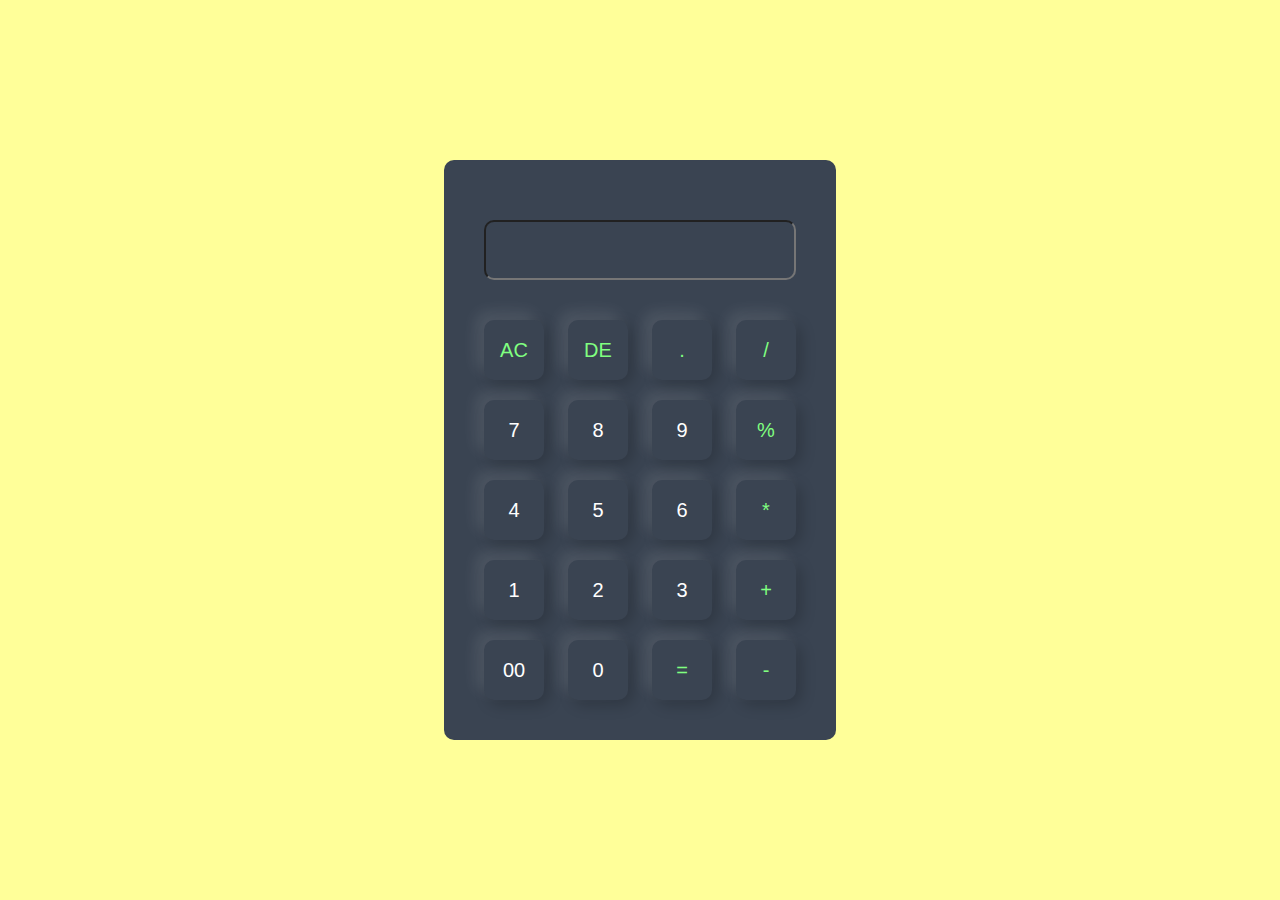
<file: calculator/index.html>
<!DOCTYPE html>
<html lang="en">
    <head>
        <meta charset="UTF-8">
        <title>Calculator in JS</title>
        <link href="calculator.gif" type="image/x-icon" rel="icon">
        <link href="css/style.css" type="text/css" rel="stylesheet">
    </head>
    <body>
        <div class="container">
            <div class="calculator">
            <form>
                <div class="display">
                    <input type="text" name="display" >
                </div>
                <div>
                    <input type="button" value="AC" onclick="display.value =' '" class="btn">
                    <input type="button" value="DE" onclick="display.value = display.value.toString().slice(0,-1)" class="btn">
                    <input type="button" value="." onclick="display.value +='.'" class="btn">
                    <input type="button" value="/" onclick="display.value +='/'" class="btn">
                </div>

                <div>
                    <input type="button" value="7" onclick="display.value +='7'" class="number">
                    <input type="button" value="8" onclick="display.value +='8'" class="number">
                    <input type="button" value="9" onclick="display.value +='9'" class="number">
                    <input type="button" value="%" onclick="display.value +='%'" class="btn">
                </div>

                <div>
                    <input type="button" value="4" onclick="display.value +='4'" class="number">
                    <input type="button" value="5" onclick="display.value +='5'" class="number">
                    <input type="button" value="6" onclick="display.value +='6'" class="number">
                    <input type="button" value="*" onclick="display.value +='*'" class="btn">
                </div>

                <div>
                    <input type="button" value="1" onclick="display.value +='1'" class="number">
                    <input type="button" value="2" onclick="display.value +='2'" class="number">
                    <input type="button" value="3" onclick="display.value +='3'" class="number">
                    <input type="button" value="+" onclick="display.value +='+'" class="btn">
                </div>

                <div>
                    <input type="button" value="00" onclick="display.value +='00'" class="number">
                    <input type="button" value="0" onclick="display.value +='0'" class="number">
                    <input type="button" value="=" onclick="display.value = eval(display.value)" class="equal">
                    <input type="button" value="-" onclick="display.value +='-'" class="btn">
                </div>
            </form>
            </div>
        </div>
    </body>
</html>
</file>
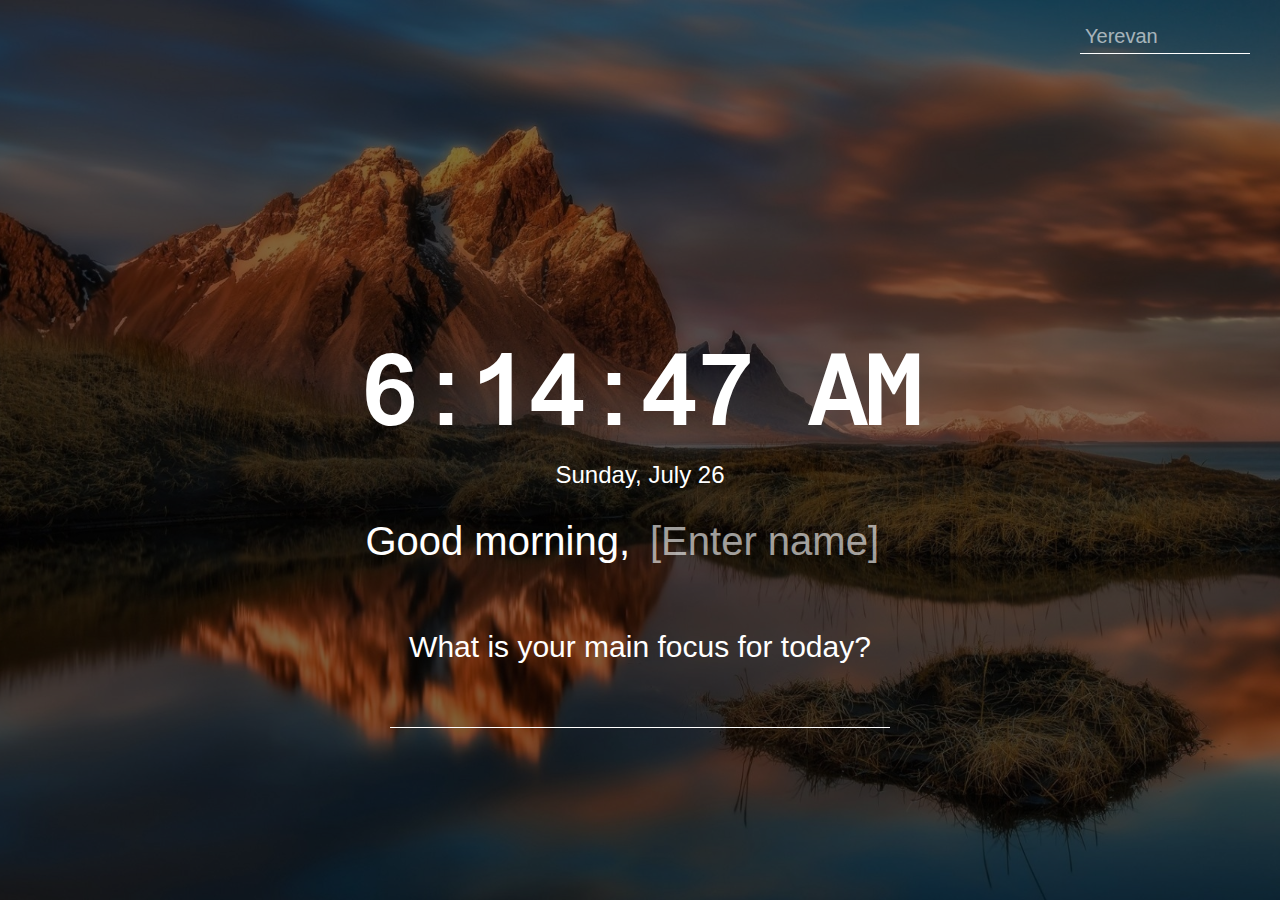
<file: Momentum/momentum.html>
<!DOCTYPE html>
<html lang="en">
    <head>
        <meta charset="UTF-8" />
        <meta name="viewport" content="width=device-width, initial-scale=1.0" />
        <link href="assets/favicon.ico" rel="shortcut icon" />
        <link href="css/owfont-regular.css" rel="stylesheet" type="text/css">
        <link rel="stylesheet" href="css/owfont-regular.css" />
        <link rel="stylesheet" href="css/style.css" />
        <title>Momentum</title>
    </head>
        <body>
            <header class="header">
               
               <div class="weather">
                    <input type="text" class="city" id="city" placeholder="Yerevan" onchange="getWeather()"/>
                    <i class="weather-icon owf"></i>
                    <div class="weather-error"></div>
                    <div class="description-container">
                        <span class="temperature"></span>
                        <span class="weather-description"></span>
                    </div>
                  <div class="wind"></div>
                  <div class="humidity"></div>
                </div>

            </header>

              <main class="main">
                        <time class="time"></time>
                        <date class="date"></date>
                            <div class="greeting-container">
                                    <span class="greeting"></span>
                                    <input type="text" name="name" class="Name" placeholder="[Enter name]"/>  
                            </div>
              </main>

              <footer>

                <div class="focus">
                    <h3 class="focus-title">What is your main focus for today?</h3>
                    <input type="text" class="text"/>
                </div>

              </footer>

                <script src="js/time.js"></script>
                <script src="js/greeting.js"></script>
                <script src="js/weather.js"></script>
        </body>
    </html>
</file>
<file: calculator/css/style.css>
*{
    box-sizing: border-box;
    margin: 0;
}
.container{
    width: 100%;
    height: 100vh;
    display: flex;
    justify-content: center;
    align-items: center;
    background: #ffff99;
}
.calculator{
    background: #3a4452;
    border-radius: 10px;
    padding: 30px;
}
input{
    width:60px;
    height: 60px;
    border-radius: 10px;
    box-shadow: -8px -8px 15px rgb(255, 255, 255, 0.1), 5px 5px 15px rgb(0, 0, 0, 0.2);
    background: transparent;
    font-size: 20px;
    color: #FFFFFF;
    margin: 10px;
    cursor: pointer;
}
.display{
    display: flex;
    justify-content: flex-end;
    margin: 20px 0;
    border: #FFFFFF;
}
.display input{
    text-align: right;
    flex: 1;
    font-size: 45px;
    box-shadow: none;
    cursor: text;
}
.equal{
    color:#80ff80;
    border: none;
}
.btn{
    color:#80ff80;
    border: none;
}
.number{
    border: none;
}
</file>
<file: Momentum/css/owfont-regular.css>
/*!
 *  owfont-regular 1.0.0 by Deniz Fuchidzhiev - http://websygen.com
 *  License - font: SIL OFL 1.1, css: MIT License
 */
/* FONT PATH
 * -------------------------- */
@font-face {
  font-family: 'owfont';
  src: url('../assets/fonts/owfont-regular.eot?v=1.0.0');
  src: url('../assets/fonts/owfont-regular.eot?#iefix&v=1.0.0') format('embedded-opentype'),
	   url('../assets/fonts/owfont-regular.woff') format('woff'),
	   url('../assets/fonts/owfont-regular.ttf') format('truetype'),
	   url('../assets/fonts/owfont-regular.svg#owf-regular') format('svg');
  font-weight: normal;
  font-style: normal;
}
.owf {
  display: inline-block;
  font: normal normal normal 14px/1 owfont;
  font-size: inherit;
  text-rendering: auto;
  -webkit-font-smoothing: antialiased;
  -moz-osx-font-smoothing: grayscale;
  transform: translate(0, 0);
}
/* makes the font 33% larger relative to the icon container */
.owf-lg {
  font-size: 1.33333333em;
  line-height: 0.75em;
  vertical-align: -15%;
}
.owf-2x {
  font-size: 2em;
}
.owf-3x {
  font-size: 3em;
}
.owf-4x {
  font-size: 4em;
}
.owf-5x {
  font-size: 5em;
}
.owf-fw {
  width: 1.28571429em;
  text-align: center;
}
.owf-ul {
  padding-left: 0;
  margin-left: 2.14285714em;
  list-style-type: none;
}
.owf-ul > li {
  position: relative;
}
.owf-li {
  position: absolute;
  left: -2.14285714em;
  width: 2.14285714em;
  top: 0.14285714em;
  text-align: center;
}
.owf-li.owf-lg {
  left: -1.85714286em;
}
.owf-border {
  padding: .2em .25em .15em;
  border: solid 0.08em #eeeeee;
  border-radius: .1em;
}
.owf-pull-right {
  float: right;
}
.owf-pull-left {
  float: left;
}
.owf.owf-pull-left {
  margin-right: .3em;
}
.owf.owf-pull-right {
  margin-left: .3em;
}

/* owfont uses the Unicode Private Use Area (PUA) to ensure screen
   readers do not read off random characters that represent icons */
   
/*   Weather Condition Codes    */
   
/*   Thunderstorm - - - - - - - - - - - - - - - - - - - - - - - - - - - - - - - - - - - -    */
   
/* thunderstorm with light rain */
.owf-200:before,
.owf-200-d:before,
.owf-200-n:before {
  content: "\EB28";
}
/* thunderstorm with rain */
.owf-201:before,
.owf-201-d:before,
.owf-201-n:before {
  content: "\EB29";
}
/* thunderstorm with heavy rain */
.owf-202:before,
.owf-202-d:before,
.owf-202-n:before {
  content: "\EB2A";
}
/*  light thunderstorm  */
.owf-210:before,
.owf-210-d:before,
.owf-210-n:before {
  content: "\EB32";
}
/*  thunderstorm  */
.owf-211:before,
.owf-211-d:before,
.owf-211-n:before {
  content: "\EB33";
}
/*   heavy thunderstorm   */
.owf-212:before,
.owf-212-d:before,
.owf-212-n:before {
  content: "\EB34";
}
/*   ragged thunderstorm   */
.owf-221:before,
.owf-221-d:before,
.owf-221-n:before {
  content: "\EB3D";
}
/*  thunderstorm with light drizzle    */
.owf-230:before,
.owf-230-d:before,
.owf-230-n:before {
  content: "\EB46";
}
/*  thunderstorm with drizzle     */
.owf-231:before,
.owf-231-d:before,
.owf-231-n:before {
  content: "\EB47";
}
/* thunderstorm with heavy drizzle     */
.owf-232:before,
.owf-232-d:before,
.owf-232-n:before {
  content: "\EB48";
}

/*   Drizzle - - - - - - - - - - - - - - - - - - - - - - - - - - - - - - - - - - - -    */

/*  light intensity drizzle */
.owf-300:before,
.owf-300-d:before,
.owf-300-n:before {
  content: "\EB8C";
}
/*  drizzle */
.owf-301:before,
.owf-301-d:before,
.owf-301-n:before {
  content: "\EB8D";
}
/*  heavy intensity drizzle  */
.owf-302:before,
.owf-302-d:before,
.owf-302-n:before {
  content: "\EB8E";
}
/*   light intensity drizzle rain  */
.owf-310:before,
.owf-310-d:before,
.owf-310-n:before {
  content: "\EB96";
}
/*  drizzle rain  */
.owf-311:before,
.owf-311-d:before,
.owf-311-n:before {
  content: "\EB97";
}
/* heavy intensity drizzle rain */
.owf-312:before,
.owf-312-d:before,
.owf-312-n:before {
  content: "\EB98";
}
/* shower rain and drizzle  */
.owf-313:before,
.owf-313-d:before,
.owf-313-n:before {
  content: "\EB99";
}
/* heavy shower rain and drizzle*/
.owf-314:before,
.owf-314-d:before,
.owf-314-n:before {
  content: "\EB9A";
}
/* shower drizzle */
.owf-321:before,
.owf-321-d:before,
.owf-321-n:before {
  content: "\EBA1";
}

/*   Rain - - - - - - - - - - - - - - - - - - - - - - - - - - - - - - - - - - - -    */

/* light rain  */
.owf-500:before,
.owf-500-d:before,
.owf-500-n:before {
  content: "\EC54";
}
/* moderate rain  */
.owf-501:before,
.owf-501-d:before,
.owf-501-n:before {
  content: "\EC55";
}
/* heavy intensity rain  */
.owf-502:before,
.owf-502-d:before,
.owf-502-n:before {
  content: "\EC56";
}
/* very heavy rain   */
.owf-503:before,
.owf-503-d:before,
.owf-503-n:before {
  content: "\EC57";
}
/* extreme rain    */
.owf-504:before,
.owf-504-d:before,
.owf-504-n:before {
  content: "\EC58";
}
/* freezing rain    */
.owf-511:before,
.owf-511-d:before,
.owf-511-n:before {
  content: "\EC5F";
}
/*  light intensity shower rain    */
.owf-520:before,
.owf-520-d:before,
.owf-520-n:before {
  content: "\EC68";
}
/* shower rain  */
.owf-521:before,
.owf-521-d:before,
.owf-521-n:before {
  content: "\EC69";
}
/*  heavy intensity shower rain  */
.owf-522:before,
.owf-522-d:before,
.owf-522-n:before {
  content: "\EC6A";
}
/* ragged shower rain  */
.owf-531:before,
.owf-531-d:before,
.owf-531-n:before {
  content: "\EC73";
}

/*   Snow - - - - - - - - - - - - - - - - - - - - - - - - - - - - - - - - - - - -    */

/* light snow  */
.owf-600:before,
.owf-600-d:before,
.owf-600-n:before {
  content: "\ECB8";
}
/*  snow  */
.owf-601:before,
.owf-601-d:before,
.owf-601-n:before {
  content: "\ECB9";
}
/*   heavy snow   */
.owf-602:before,
.owf-602-d:before,
.owf-602-n:before {
  content: "\ECBA";
}
/*  sleet  */
.owf-611:before,
.owf-611-d:before,
.owf-611-n:before {
  content: "\ECC3";
}
/*   shower sleet */
.owf-612:before,
.owf-612-d:before,
.owf-612-n:before {
  content: "\ECC4";
}
/* light rain and snow */
.owf-615:before,
.owf-615-d:before,
.owf-615-n:before {
  content: "\ECC7";
}
/* rain and snow  */
.owf-616:before,
.owf-616-d:before,
.owf-616-n:before {
  content: "\ECC8";
}
/* light shower snow  */
.owf-620:before,
.owf-620-d:before,
.owf-620-n:before {
  content: "\ECCC";
}
/* shower snow  */
.owf-621:before,
.owf-621-d:before,
.owf-621-n:before {
  content: "\ECCD";
}
/* heavy shower snow  */
.owf-622:before,
.owf-622-d:before,
.owf-622-n:before {
  content: "\ECCE";
}

/*   Atmosphere - - - - - - - - - - - - - - - - - - - - - - - - - - - - - - - - - - - -    */

/* mist */
.owf-701:before,
.owf-701-d:before,
.owf-701-n:before {
  content: "\ED1D";
}
/* smoke */
.owf-711:before,
.owf-711-d:before,
.owf-711-n:before {
  content: "\ED27";
}
/* haze */
.owf-721:before,
.owf-721-d:before,
.owf-721-n:before {
  content: "\ED31";
}
/* Sand/Dust Whirls */
.owf-731:before,
.owf-731-d:before,
.owf-731-n:before {
  content: "\ED3B";
}
/* Fog */
.owf-741:before,
.owf-741-d:before,
.owf-741-n:before {
  content: "\ED45";
}
/* sand */
.owf-751:before,
.owf-751-d:before,
.owf-751-n:before {
  content: "\ED4F";
}
/* dust */
.owf-761:before,
.owf-761-d:before,
.owf-761-n:before {
  content: "\ED59";
}
/*  VOLCANIC ASH  */
.owf-762:before,
.owf-762-d:before,
.owf-762-n:before {
  content: "\ED5A";
}
/* SQUALLS */
.owf-771:before,
.owf-771-d:before,
.owf-771-n:before {
  content: "\ED63";
}
/* TORNADO */
.owf-781:before,
.owf-781-d:before,
.owf-781-n:before {
  content: "\ED6D";
}

/*   Clouds - - - - - - - - - - - - - - - - - - - - - - - - - - - - - - - - - - - -    */

/*  sky is clear  */  /*  Calm  */
.owf-800:before,
.owf-800-d:before,
.owf-951:before,
.owf-951-d:before {
  content: "\ED80";
}
.owf-800-n:before,
.owf-951-n:before {
  content: "\F168";
}
/*  few clouds   */
.owf-801:before,
.owf-801-d:before {
  content: "\ED81";
}
.owf-801-n:before {
  content: "\F169";
}
/* scattered clouds */
.owf-802:before,
.owf-802-d:before {
  content: "\ED82";
}
.owf-802-n:before {
  content: "\F16A";
}
/* broken clouds  */
.owf-803:before,
.owf-803-d:before,
.owf-803-n:before {
  content: "\ED83";
}
/* overcast clouds  */
.owf-804:before,
.owf-804-d:before,
.owf-804-n:before {
  content: "\ED84";
}

/*   Extreme - - - - - - - - - - - - - - - - - - - - - - - - - - - - - - - - - - - -    */

/* tornado  */
.owf-900:before,
.owf-900-d:before,
.owf-900-n:before {
  content: "\EDE4";
}
/*  tropical storm  */
.owf-901:before,
.owf-901-d:before,
.owf-901-n:before {
  content: "\EDE5";
}
/* hurricane */
.owf-902:before,
.owf-902-d:before,
.owf-902-n:before {
  content: "\EDE6";
}
/* cold */
.owf-903:before,
.owf-903-d:before,
.owf-903-n:before {
  content: "\EDE7";
}
/* hot */
.owf-904:before,
.owf-904-d:before,
.owf-904-n:before {
  content: "\EDE8";
}
/* windy */
.owf-905:before,
.owf-905-d:before,
.owf-905-n:before {
  content: "\EDE9";
}
/* hail */
.owf-906:before,
.owf-906-d:before,
.owf-906-n:before {
  content: "\EDEA";
}

/*   Additional - - - - - - - - - - - - - - - - - - - - - - - - - - - - - - - - - - - -    */

/* Setting */
.owf-950:before,
.owf-950-d:before,
.owf-950-n:before {
  content: "\EE16";
}
/*  Light breeze  */
.owf-952:before,
.owf-952-d:before,
.owf-952-n:before {
  content: "\EE18";
}
/*  Gentle Breeze  */
.owf-953:before,
.owf-953-d:before,
.owf-953-n:before {
  content: "\EE19";
}
/*  Moderate breeze  */
.owf-954:before,
.owf-954-d:before,
.owf-954-n:before {
  content: "\EE1A";
}
/* Fresh Breeze  */
.owf-955:before,
.owf-955-d:before,
.owf-955-n:before {
  content: "\EE1B";
}
/* Strong  Breeze  */
.owf-956:before,
.owf-956-d:before,
.owf-956-n:before {
  content: "\EE1C";
}
/* High wind, near gale  */
.owf-957:before,
.owf-957-d:before,
.owf-957-n:before {
  content: "\EE1D";
}
/* Gale */
.owf-958:before,
.owf-958-d:before,
.owf-958-n:before {
  content: "\EE1E";
}
/*  Severe Gale  */
.owf-959:before,
.owf-959-d:before,
.owf-959-n:before {
  content: "\EE1F";
}
/* Storm */
.owf-960:before,
.owf-960-d:before,
.owf-960-n:before {
  content: "\EE20";
}
/*  Violent Storm  */
.owf-961:before,
.owf-961-d:before,
.owf-961-n:before {
  content: "\EE21";
}
/* Hurricane */
.owf-962:before,
.owf-962-d:before,
.owf-962-n:before {
  content: "\EE22";
}
</file>
<file: Momentum/css/style.css>
@font-face {
  font-family: 'Arial-MT';
  src: url("../assets/fonts/Arial-MT.woff"); 
 }

* {
  box-sizing: border-box;
  margin: 0;
  padding: 0;
}
body {
  min-width: 480px;
  min-height: 100vh;
  font-family: 'Arial', sans-serif;
  font-size: 16px;
  color: #fff;
  text-align: center;
  background: url("../assets/img/bg.jpg") center/cover, rgba(0, 0, 0, 0.5);
  background-blend-mode: multiply;
  transition: background-image 1s ease-in-out;
}
.header {
  display: flex;
  justify-content: flex-end;
  align-items: flex-start;
  width: 100%;
  height: 30vh;
  min-height: 220px;  
  padding: 20px;
}
.weather {
  display: flex;
  flex-direction: column;
  justify-content: space-between;
  align-items: flex-start;
  row-gap: 5px;
  width: 180px;
  min-height: 180px;  
  text-align: left;
}
.weather-error {
  margin-top: -10px;
}
.description-container {
  display: flex;
  flex-wrap: wrap;
  justify-content: flex-start;
  align-items: center;
  column-gap: 12px;
}
.weather-icon {
  font-size: 44px;
}
.city{
  width: 170px;
  height: 34px;
  padding: 5px;
  font-size: 20px;
  line-height: 24px;
  color: #fff;  
  border: 0;
  outline: 0;
  border-bottom: 1px solid #fff;
  background-color: transparent;
}
.city::placeholder {  
  font-size: 20px;
  color: #fff;
  opacity: .6;
}
.main {
  position: relative;
  display: flex;
  flex-direction: column;
  justify-content: center;
  align-items: center;
  width: 100%;
  height: 40vh;
  min-height: 260px;  
  padding: 20px;
}
.time {
  min-height: 124px;
  margin-bottom: 10px;
  font-family: 'Arial-MT';
  font-size: 100px;
  letter-spacing: -4px;  
}
.date {
  min-height: 28px;
  font-size: 24px;
  margin-bottom: 20px;
}
.greeting-container {
  display: flex;
  flex-wrap: wrap;
  justify-content: stretch;
  align-items: center;
  min-height: 48px;
  width: 100vw;
  font-size: 40px;
}
.greeting {
  flex: 1;  
  padding: 10px;
  text-align: right;
}
.Name {
  flex: 1;
  max-width: 50%;
  padding: 10px;
  font-size: 40px;
  text-align: left;
  color: #fff;
  background-color: transparent;
  border: 0;
  outline: 0;
}
.Name::placeholder {
  color: #fff;
  background-color: transparent;
  opacity: .6;
}
.footer{
  display: flex;
  flex-direction: column;
  justify-content: flex-end;
  align-items: center;
  width: 100%;
  height: 30vh;
  min-height: 160px;  
}
.focus{
  display: flex;
  flex-direction: column;
  justify-content: space-between;
  align-items: center;
}
.focus-title{
  font-size: 30px;
  font-weight: 400;
  font-style: normal;
  color: #fff;
}
.text {
  width: 500px;
  height: 34px;
  padding: 5px;
  margin-top: 30px;
  font-size: 20px;
  line-height: 24px;
  color: #fff;  
  border: 0;
  outline: 0;
  border-bottom: 1px solid #fff;
  background-color: transparent;
}
@media (max-width: 768px) {
  .time {
    min-height: 80px;
    font-size: 72px;    
  }
  .greeting-container {
    min-height: 40px;
    font-size: 32px;
  }
  .greeting {
    padding: 5px;
  }
  .name {
    font-size: 32px;
    padding: 5px;
  }
}
</file>
